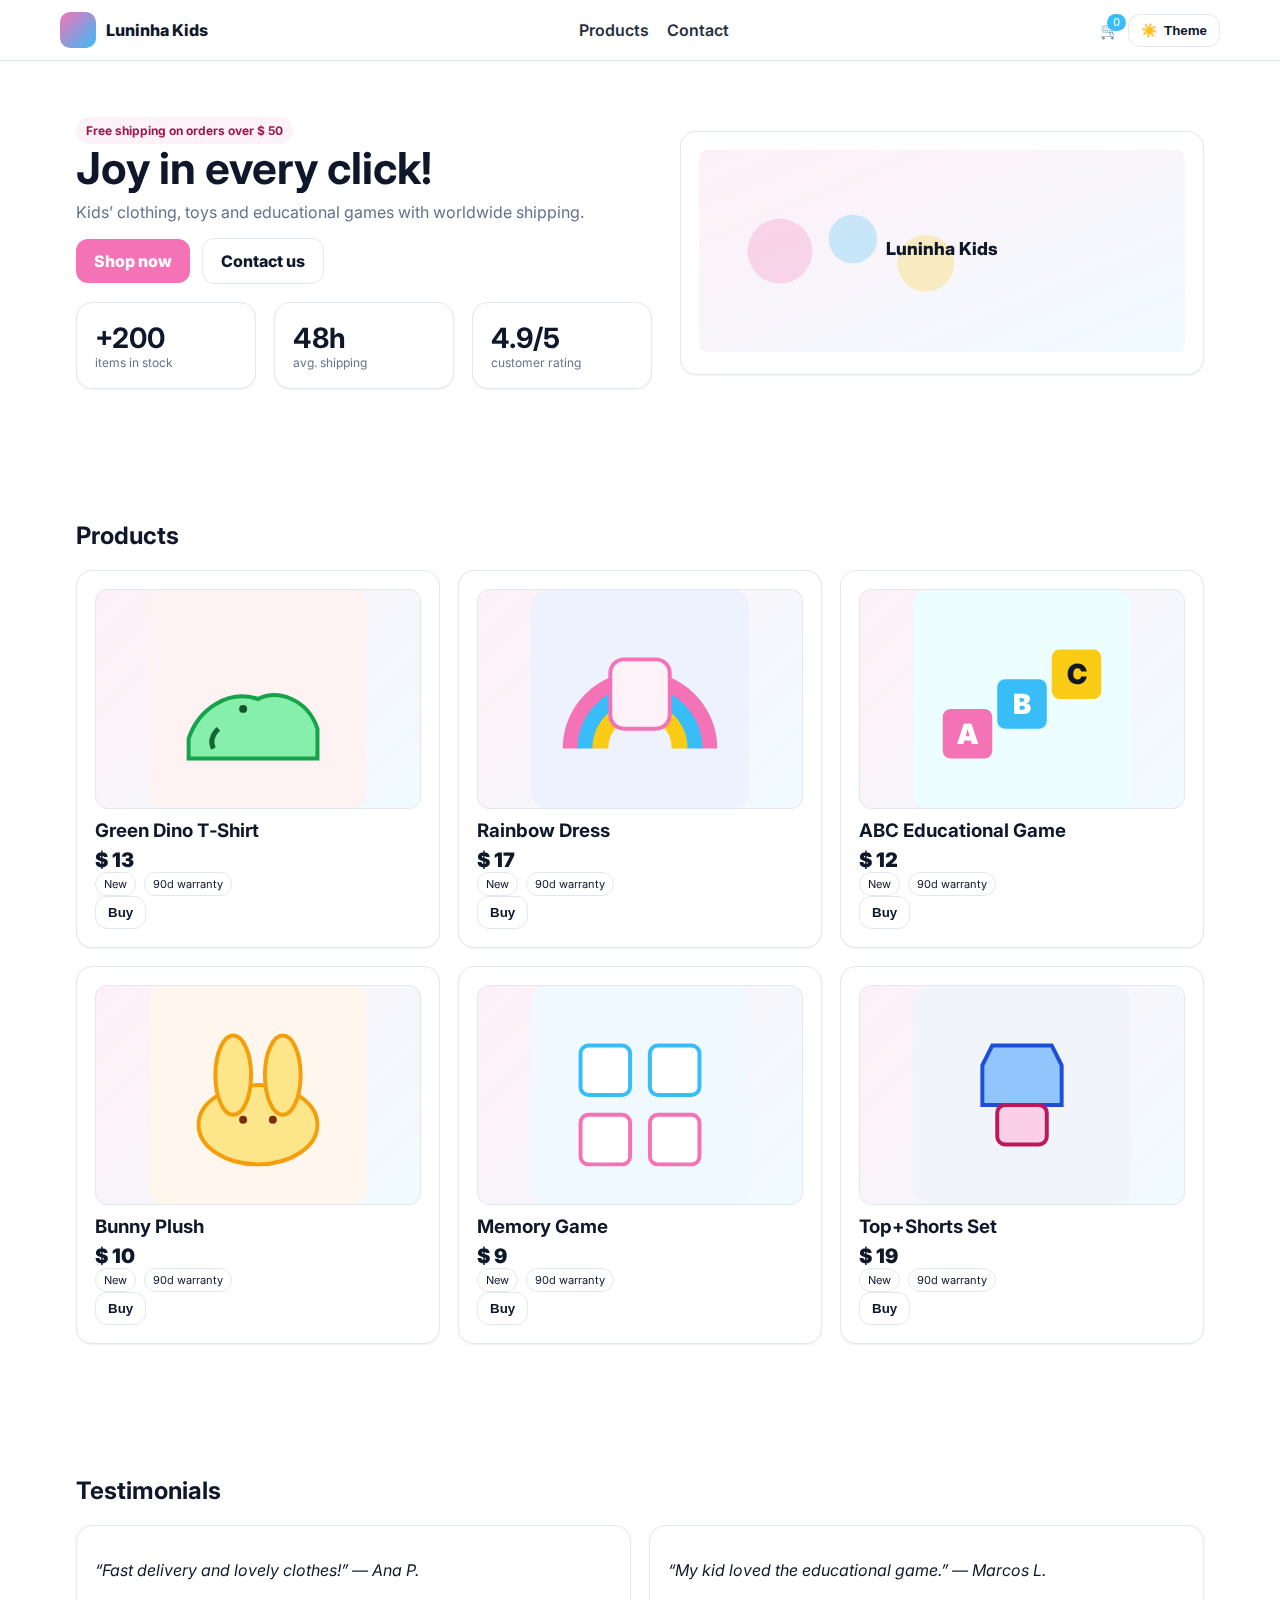
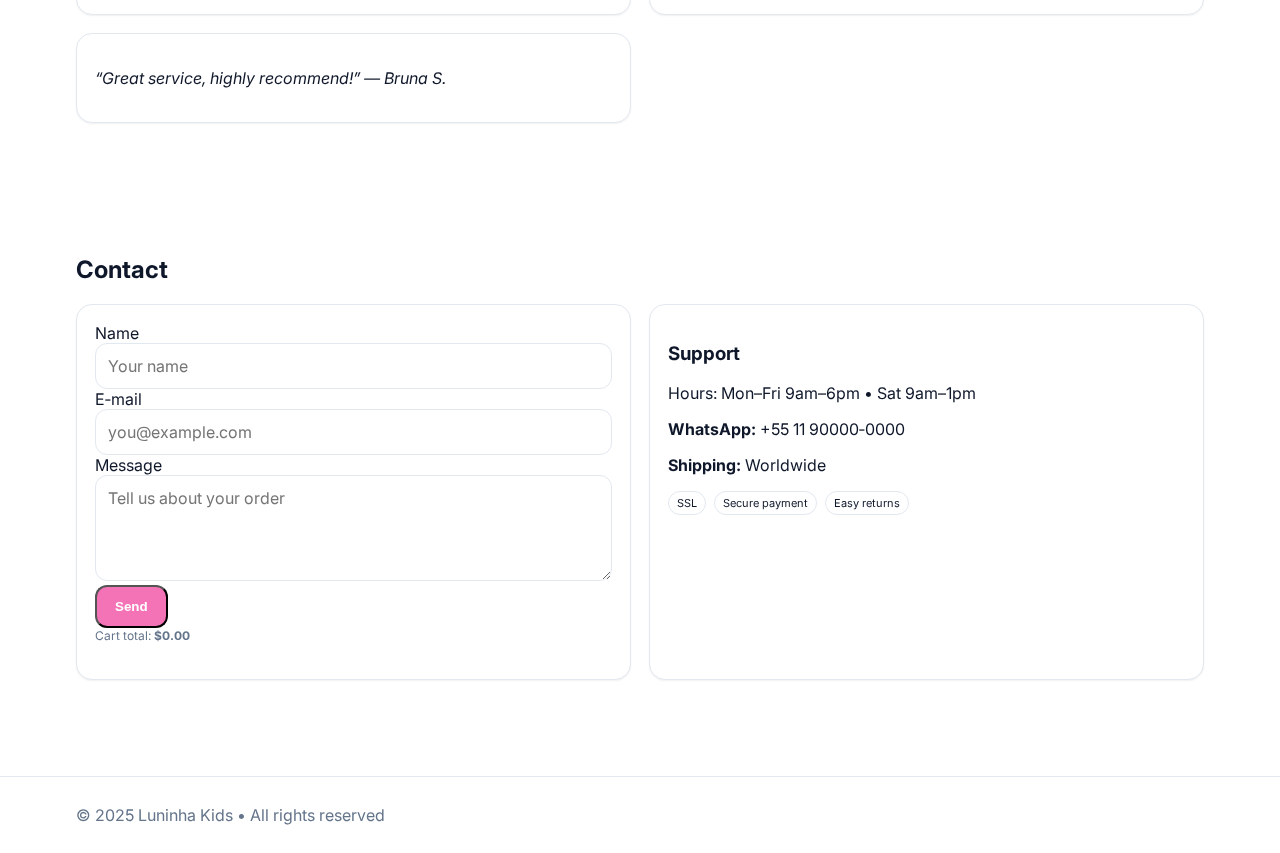
<file: loja en/index.html>
<!doctype html>
<html lang="en">
<head>
  <meta charset="utf-8"><meta name="viewport" content="width=device-width, initial-scale=1">
  <title>Luninha Kids — Joy in every click!</title>
  <meta name="description" content="Kids’ clothing, toys and educational games with worldwide shipping.">
  <link rel="icon" href="data:image/svg+xml,%3Csvg xmlns='http://www.w3.org/2000/svg' width='32' height='32'%3E%3Cdefs%3E%3ClinearGradient id='g' x1='0' y1='0' x2='1' y2='1'%3E%3Cstop offset='0%25' stop-color='%23f472b6'/%3E%3Cstop offset='100%25' stop-color='%2338bdf8'/%3E%3C/linearGradient%3E%3C/defs%3E%3Crect width='32' height='32' rx='6' fill='url(%23g)'/%3E%3C/svg%3E" type="image/svg+xml">
  <link rel="preconnect" href="https://fonts.googleapis.com"><link rel="preconnect" href="https://fonts.gstatic.com" crossorigin>
  <link href="https://fonts.googleapis.com/css2?family=Inter:wght@300;400;600;700;800&display=swap" rel="stylesheet">
  <link rel="stylesheet" href="assets/css/style.css">
  <link rel="alternate" hreflang="pt-BR" href="https://seu-dominio.com/pt/loja-infantil/">
  <link rel="alternate" hreflang="en" href="https://your-domain.com/en/kids-store/">
  <script>window.CURRENCY="USD";</script>
</head>
<body>
<header>
  <div class="container nav">
    <div class="brand">
      <span class="brand-icon" aria-hidden="true"></span>
      <span class="brand-name">Luninha Kids</span>
    </div>
    <nav class="menu">
      <a href="#produtos">Products</a>
      <a href="#contato">Contact</a>
    </nav>
    <div class="controls">
      <div class="cart" aria-label="cart"><span>🛒</span><span class="cart-count">0</span></div>
      <button id="themeToggle" class="btn" aria-label="Theme"><span id="themeIcon">☀️</span> Theme</button>
    </div>
  </div>
</header>

<main class="container">
  <section class="hero">
    <div>
      <span class="badge">Free shipping on orders over $ 50</span>
      <h1>Joy in every click!</h1>
      <p>Kids’ clothing, toys and educational games with worldwide shipping.</p>
      <a class="button" href="#produtos">Shop now</a>
      <a class="button ghost" href="#contato" style="margin-left:8px">Contact us</a>
      <div class="kpis" style="margin-top:18px">
        <div class="card kpi"><strong>+200</strong><div class="small">items in stock</div></div>
        <div class="card kpi"><strong>48h</strong><div class="small">avg. shipping</div></div>
        <div class="card kpi"><strong>4.9/5</strong><div class="small">customer rating</div></div>
      </div>
    </div>
    <div class="hero-img card">
      <svg viewBox="0 0 1200 500" xmlns="http://www.w3.org/2000/svg" role="img" aria-label="Kids banner">
        <defs>
          <linearGradient id="bg" x1="0" y1="0" x2="1" y2="1"><stop offset="0%" stop-color="#fff0f7"/><stop offset="100%" stop-color="#f0fbff"/></linearGradient>
        </defs>
        <rect width="1200" height="500" rx="20" fill="url(#bg)"/>
        <circle cx="200" cy="250" r="80" fill="#f472b6" opacity="0.25"/>
        <circle cx="380" cy="220" r="60" fill="#38bdf8" opacity="0.25"/>
        <circle cx="560" cy="280" r="70" fill="#facc15" opacity="0.25"/>
        <text x="50%" y="52%" text-anchor="middle" font-family="Inter,Arial" font-size="44" font-weight="800" fill="#0f172a">Luninha Kids</text>
      </svg>
    </div>
  </section>

  <section id="produtos" class="section">
    <h2>Products</h2>
    <div class="grid-3" style="margin-top:12px">
      
        <div class="card product">
          <div class="thumb" role="img" aria-label="Green Dino T‑Shirt">
            <svg viewBox="0 0 220 220" xmlns="http://www.w3.org/2000/svg">
  <rect width="220" height="220" rx="16" fill="#fef2f2"/>
  <path d="M40 150 C50 120, 80 100, 110 110 C130 100, 160 110, 170 140 L170 170 L40 170 Z" fill="#86efac" stroke="#16a34a" stroke-width="4"/>
  <circle cx="95" cy="120" r="4" fill="#14532d"/>
  <path d="M70 140 q-10 10 -5 20" stroke="#166534" stroke-width="5" fill="none"/>
</svg>
          </div>
          <h3>Green Dino T‑Shirt</h3>
          <div class="price">$ 13</div>
          <div class="badges"><span class="b">New</span><span class="b">90d warranty</span></div>
          <button class="btn" data-buy data-title="Green Dino T‑Shirt" data-price="13" data-display="$ 13">Buy</button>
        </div>
        
        <div class="card product">
          <div class="thumb" role="img" aria-label="Rainbow Dress">
            <svg viewBox="0 0 220 220" xmlns="http://www.w3.org/2000/svg">
  <rect width="220" height="220" rx="16" fill="#eef2ff"/>
  <path d="M40 160 A70 70 0 0 1 180 160" stroke="#f472b6" stroke-width="16" fill="none"/>
  <path d="M55 160 A55 55 0 0 1 165 160" stroke="#38bdf8" stroke-width="16" fill="none"/>
  <path d="M70 160 A40 40 0 0 1 150 160" stroke="#facc15" stroke-width="16" fill="none"/>
  <rect x="80" y="70" width="60" height="70" rx="14" fill="#fdf2f8" stroke="#f472b6" stroke-width="4"/>
</svg>
          </div>
          <h3>Rainbow Dress</h3>
          <div class="price">$ 17</div>
          <div class="badges"><span class="b">New</span><span class="b">90d warranty</span></div>
          <button class="btn" data-buy data-title="Rainbow Dress" data-price="17" data-display="$ 17">Buy</button>
        </div>
        
        <div class="card product">
          <div class="thumb" role="img" aria-label="ABC Educational Game">
            <svg viewBox="0 0 220 220" xmlns="http://www.w3.org/2000/svg">
  <rect width="220" height="220" rx="16" fill="#ecfeff"/>
  <rect x="30" y="120" width="50" height="50" rx="8" fill="#f472b6"/><text x="55" y="155" text-anchor="middle" font-size="28" fill="#fff" font-weight="900">A</text>
  <rect x="85" y="90" width="50" height="50" rx="8" fill="#38bdf8"/><text x="110" y="125" text-anchor="middle" font-size="28" fill="#fff" font-weight="900">B</text>
  <rect x="140" y="60" width="50" height="50" rx="8" fill="#facc15"/><text x="165" y="95" text-anchor="middle" font-size="28" fill="#111827" font-weight="900">C</text>
</svg>
          </div>
          <h3>ABC Educational Game</h3>
          <div class="price">$ 12</div>
          <div class="badges"><span class="b">New</span><span class="b">90d warranty</span></div>
          <button class="btn" data-buy data-title="ABC Educational Game" data-price="12" data-display="$ 12">Buy</button>
        </div>
        
        <div class="card product">
          <div class="thumb" role="img" aria-label="Bunny Plush">
            <svg viewBox="0 0 220 220" xmlns="http://www.w3.org/2000/svg">
  <rect width="220" height="220" rx="16" fill="#fff7ed"/>
  <ellipse cx="110" cy="140" rx="60" ry="40" fill="#fde68a" stroke="#f59e0b" stroke-width="4"/>
  <ellipse cx="85" cy="90" rx="18" ry="40" fill="#fde68a" stroke="#f59e0b" stroke-width="4"/>
  <ellipse cx="135" cy="90" rx="18" ry="40" fill="#fde68a" stroke="#f59e0b" stroke-width="4"/>
  <circle cx="95" cy="135" r="4" fill="#7c2d12"/><circle cx="125" cy="135" r="4" fill="#7c2d12"/>
</svg>
          </div>
          <h3>Bunny Plush</h3>
          <div class="price">$ 10</div>
          <div class="badges"><span class="b">New</span><span class="b">90d warranty</span></div>
          <button class="btn" data-buy data-title="Bunny Plush" data-price="10" data-display="$ 10">Buy</button>
        </div>
        
        <div class="card product">
          <div class="thumb" role="img" aria-label="Memory Game">
            <svg viewBox="0 0 220 220" xmlns="http://www.w3.org/2000/svg">
  <rect width="220" height="220" rx="16" fill="#f0f9ff"/>
  <rect x="50" y="60" width="50" height="50" rx="8" fill="#fff" stroke="#38bdf8" stroke-width="4"/>
  <rect x="120" y="60" width="50" height="50" rx="8" fill="#fff" stroke="#38bdf8" stroke-width="4"/>
  <rect x="50" y="130" width="50" height="50" rx="8" fill="#fff" stroke="#f472b6" stroke-width="4"/>
  <rect x="120" y="130" width="50" height="50" rx="8" fill="#fff" stroke="#f472b6" stroke-width="4"/>
</svg>
          </div>
          <h3>Memory Game</h3>
          <div class="price">$ 9</div>
          <div class="badges"><span class="b">New</span><span class="b">90d warranty</span></div>
          <button class="btn" data-buy data-title="Memory Game" data-price="9" data-display="$ 9">Buy</button>
        </div>
        
        <div class="card product">
          <div class="thumb" role="img" aria-label="Top+Shorts Set">
            <svg viewBox="0 0 220 220" xmlns="http://www.w3.org/2000/svg">
  <rect width="220" height="220" rx="16" fill="#f1f5f9"/>
  <path d="M80 60 h60 l10 20 v40 h-80 v-40 z" fill="#93c5fd" stroke="#1d4ed8" stroke-width="4"/>
  <rect x="85" y="120" width="50" height="40" rx="8" fill="#fbcfe8" stroke="#be185d" stroke-width="4"/>
</svg>
          </div>
          <h3>Top+Shorts Set</h3>
          <div class="price">$ 19</div>
          <div class="badges"><span class="b">New</span><span class="b">90d warranty</span></div>
          <button class="btn" data-buy data-title="Top+Shorts Set" data-price="19" data-display="$ 19">Buy</button>
        </div>
        
    </div>
  </section>

  <section class="section">
    <h2>Testimonials</h2>
    <div class="grid-2" style="margin-top:12px">
      <div class="card"><p style="font-style:italic">“Fast delivery and lovely clothes!” — Ana P.</p></div><div class="card"><p style="font-style:italic">“My kid loved the educational game.” — Marcos L.</p></div><div class="card"><p style="font-style:italic">“Great service, highly recommend!” — Bruna S.</p></div>
    </div>
  </section>

  <section id="contato" class="section">
    <h2>Contact</h2>
    <div class="grid-2" style="margin-top:12px">
      <div class="card">
        <form class="form" novalidate>
          <label>Name <input name="name" placeholder="Your name"></label>
          <label>E‑mail <input name="email" placeholder="you@example.com"></label>
          <label>Message <textarea name="message" rows="4" placeholder="Tell us about your order"></textarea></label>
          <button class="button" type="submit">Send</button>
          <div class="small" id="cartSummary">Cart total: <strong id="cartTotal">$ 0</strong></div>
          <ul id="cartList" class="small" style="margin-top:6px;display:grid;gap:6px"></ul>
        </form>
      </div>
      <div class="card">
        <h3>Support</h3>
        <p>Hours: Mon–Fri 9am–6pm • Sat 9am–1pm</p>
        <p><strong>WhatsApp:</strong> +55 11 90000‑0000</p>
        <p><strong>Shipping:</strong> Worldwide</p>
        <div class="badges" style="margin-top:8px">
          <span class="b">SSL</span><span class="b">Secure payment</span><span class="b">Easy returns</span>
        </div>
      </div>
    </div>
  </section>
</main>

<footer><div class="container">© 2025 Luninha Kids • All rights reserved</div></footer>
<link rel="stylesheet" href="assets/css/style.css">

<script>
document.addEventListener('DOMContentLoaded',()=>{
  const root=document.documentElement;
  const saved=localStorage.getItem('theme');
  if(saved==='light'||saved==='dark'){ root.setAttribute('data-theme', saved); }
  const btn=document.getElementById('themeToggle');
  const ico=document.getElementById('themeIcon');
  function setIcon(){ if(ico){ ico.textContent = (root.getAttribute('data-theme')==='dark' ? '🌙' : '☀️'); } }
  setIcon();
  if(btn){ btn.addEventListener('click',()=>{ const cur=root.getAttribute('data-theme')|| (matchMedia('(prefers-color-scheme: dark)').matches ? 'dark' : 'light'); const next= (cur==='dark') ? 'light' : 'dark'; root.setAttribute('data-theme', next); localStorage.setItem('theme', next); setIcon(); }); }

  const CART_KEY='luninha_cart';
  const countEl=document.querySelector('.cart-count'); const totalEl=document.getElementById('cartTotal'); const list=document.getElementById('cartList');
  function getCart(){ try{ return JSON.parse(localStorage.getItem(CART_KEY)||'[]'); }catch(e){ return []; } }
  function setCart(items){ localStorage.setItem(CART_KEY, JSON.stringify(items)); render(); }
  function addItem(item){ const items=getCart(); items.push(item); setCart(items); }
  function removeIndex(i){ const items=getCart(); items.splice(i,1); setCart(items); }
  function render(){ const items=getCart(); if(countEl){ countEl.textContent=String(items.length); } if(list){ list.innerHTML=''; let total=0; items.forEach((it,i)=>{ total+=it.price; const li=document.createElement('li'); li.innerHTML=`<span>${it.title}</span> <strong>${it.display}</strong> <button class="btn" data-rm="${i}">×</button>`; list.appendChild(li); }); if(totalEl){ totalEl.textContent = items.length ? currencyFormat(total) : currencyFormat(0); } list.querySelectorAll('button[data-rm]').forEach(b=> b.addEventListener('click', e=> removeIndex(Number(b.getAttribute('data-rm'))))); } }
  function currencyFormat(n){ if(window.CURRENCY==='BRL'){ return new Intl.NumberFormat('pt-BR',{style:'currency',currency:'BRL'}).format(n); } else { return new Intl.NumberFormat('en-US',{style:'currency',currency:'USD'}).format(n); } }
  document.querySelectorAll('[data-buy]').forEach(btn=>{ btn.addEventListener('click',()=>{ const t=btn.getAttribute('data-title'); const p=Number(btn.getAttribute('data-price')); const d=btn.getAttribute('data-display'); addItem({title:t,price:p,display:d}); }); });
  render();
});
</script>

</body>
</html>
</file>
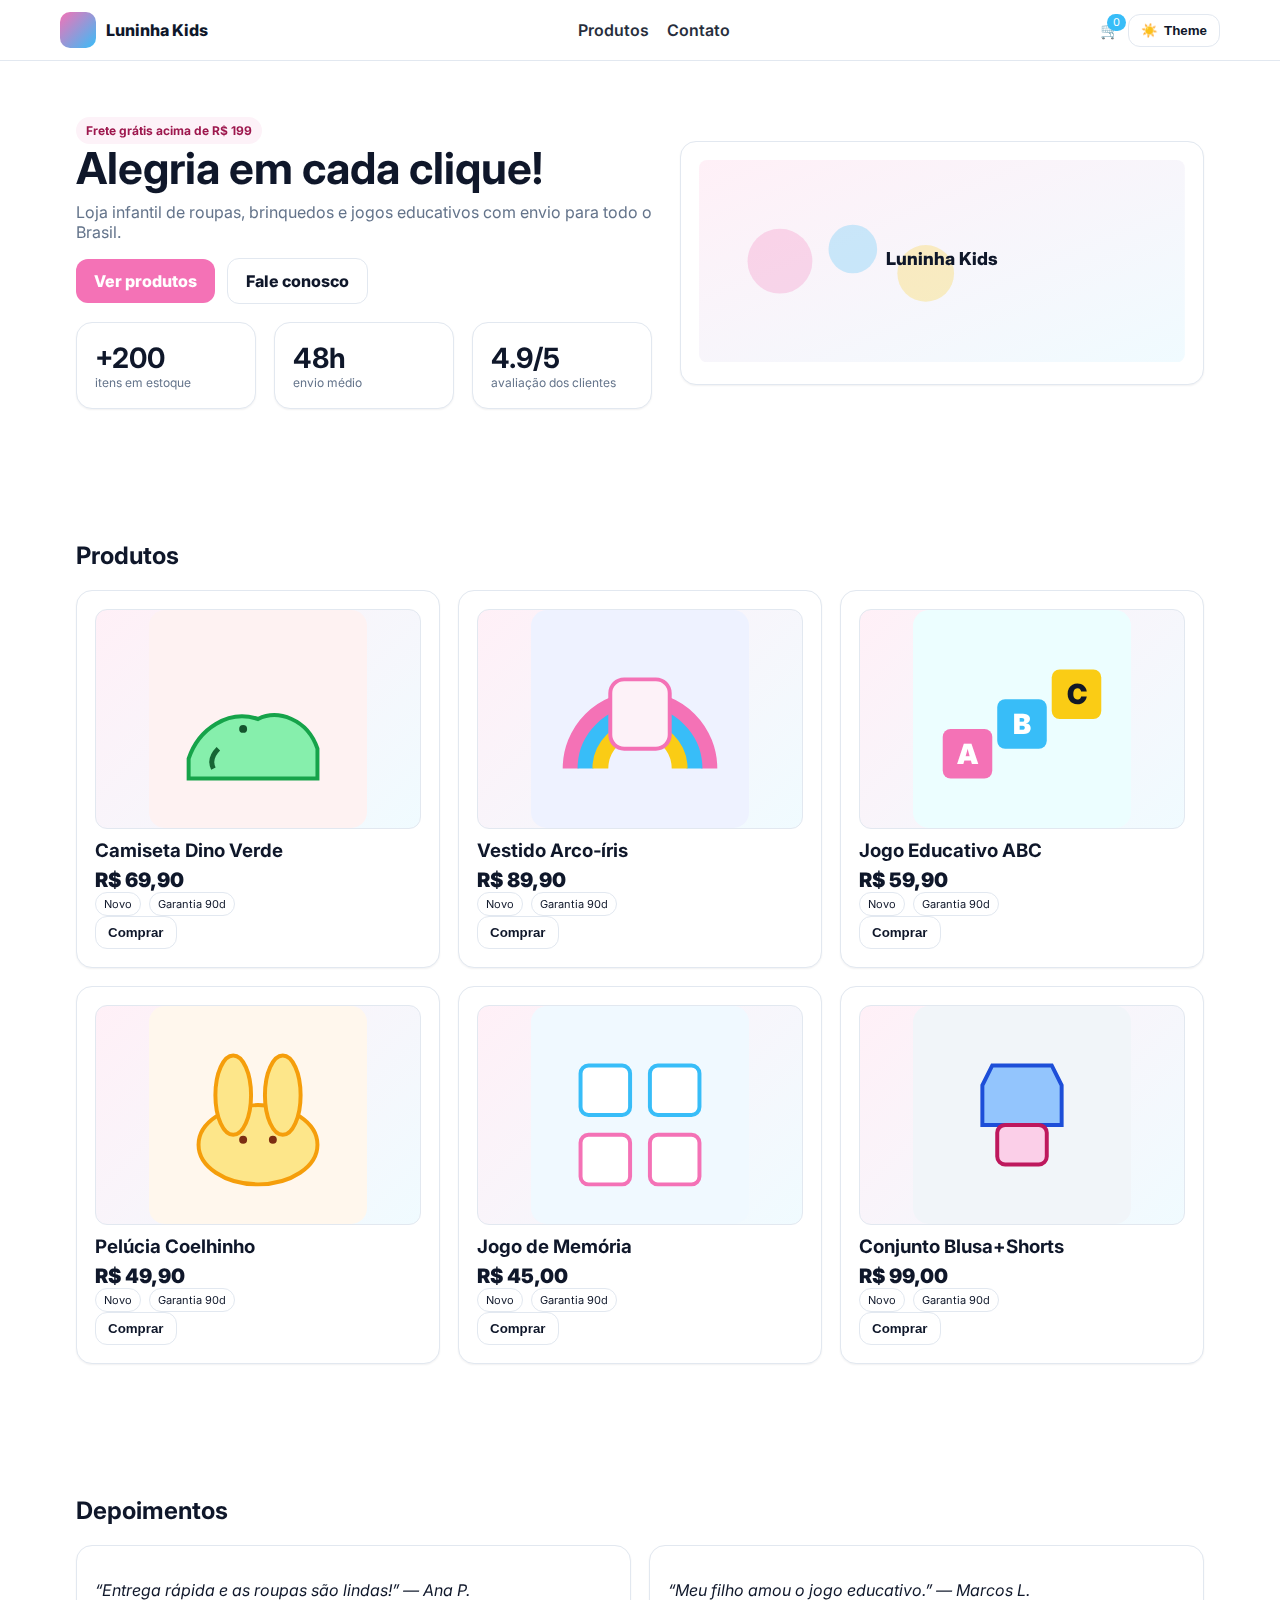
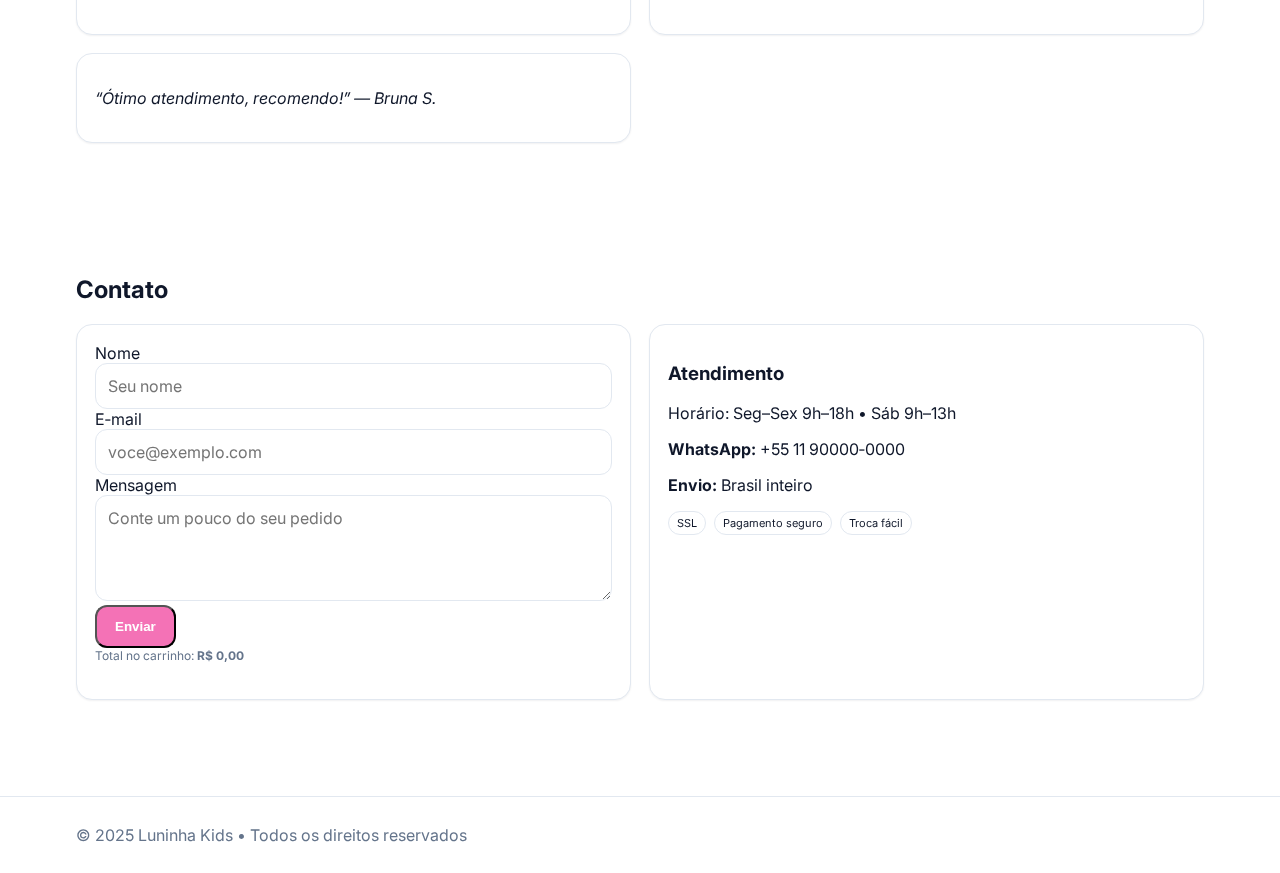
<file: loja pt/index.html>
<!doctype html>
<html lang="pt-BR">
<head>
  <meta charset="utf-8"><meta name="viewport" content="width=device-width, initial-scale=1">
  <title>Luninha Kids — Alegria em cada clique!</title>
  <meta name="description" content="Loja infantil de roupas, brinquedos e jogos educativos com envio para todo o Brasil.">
  <link rel="icon" href="data:image/svg+xml,%3Csvg xmlns='http://www.w3.org/2000/svg' width='32' height='32'%3E%3Cdefs%3E%3ClinearGradient id='g' x1='0' y1='0' x2='1' y2='1'%3E%3Cstop offset='0%25' stop-color='%23f472b6'/%3E%3Cstop offset='100%25' stop-color='%2338bdf8'/%3E%3C/linearGradient%3E%3C/defs%3E%3Crect width='32' height='32' rx='6' fill='url(%23g)'/%3E%3C/svg%3E" type="image/svg+xml">
  <link rel="preconnect" href="https://fonts.googleapis.com"><link rel="preconnect" href="https://fonts.gstatic.com" crossorigin>
  <link href="https://fonts.googleapis.com/css2?family=Inter:wght@300;400;600;700;800&display=swap" rel="stylesheet">
  <link rel="stylesheet" href="assets/css/style.css">
  <link rel="alternate" hreflang="pt-BR" href="https://seu-dominio.com/pt/loja-infantil/">
  <link rel="alternate" hreflang="en" href="https://your-domain.com/en/kids-store/">
  <script>window.CURRENCY="BRL";</script>
</head>
<body>
<header>
  <div class="container nav">
    <div class="brand">
      <span class="brand-icon" aria-hidden="true"></span>
      <span class="brand-name">Luninha Kids</span>
    </div>
    <nav class="menu">
      <a href="#produtos">Produtos</a>
      <a href="#contato">Contato</a>
    </nav>
    <div class="controls">
      <div class="cart" aria-label="cart"><span>🛒</span><span class="cart-count">0</span></div>
      <button id="themeToggle" class="btn" aria-label="Theme"><span id="themeIcon">☀️</span> Theme</button>
    </div>
  </div>
</header>

<main class="container">
  <section class="hero">
    <div>
      <span class="badge">Frete grátis acima de R$ 199</span>
      <h1>Alegria em cada clique!</h1>
      <p>Loja infantil de roupas, brinquedos e jogos educativos com envio para todo o Brasil.</p>
      <a class="button" href="#produtos">Ver produtos</a>
      <a class="button ghost" href="#contato" style="margin-left:8px">Fale conosco</a>
      <div class="kpis" style="margin-top:18px">
        <div class="card kpi"><strong>+200</strong><div class="small">itens em estoque</div></div>
        <div class="card kpi"><strong>48h</strong><div class="small">envio médio</div></div>
        <div class="card kpi"><strong>4.9/5</strong><div class="small">avaliação dos clientes</div></div>
      </div>
    </div>
    <div class="hero-img card">
      <svg viewBox="0 0 1200 500" xmlns="http://www.w3.org/2000/svg" role="img" aria-label="Kids banner">
        <defs>
          <linearGradient id="bg" x1="0" y1="0" x2="1" y2="1"><stop offset="0%" stop-color="#fff0f7"/><stop offset="100%" stop-color="#f0fbff"/></linearGradient>
        </defs>
        <rect width="1200" height="500" rx="20" fill="url(#bg)"/>
        <circle cx="200" cy="250" r="80" fill="#f472b6" opacity="0.25"/>
        <circle cx="380" cy="220" r="60" fill="#38bdf8" opacity="0.25"/>
        <circle cx="560" cy="280" r="70" fill="#facc15" opacity="0.25"/>
        <text x="50%" y="52%" text-anchor="middle" font-family="Inter,Arial" font-size="44" font-weight="800" fill="#0f172a">Luninha Kids</text>
      </svg>
    </div>
  </section>

  <section id="produtos" class="section">
    <h2>Produtos</h2>
    <div class="grid-3" style="margin-top:12px">
      
        <div class="card product">
          <div class="thumb" role="img" aria-label="Camiseta Dino Verde">
            <svg viewBox="0 0 220 220" xmlns="http://www.w3.org/2000/svg">
  <rect width="220" height="220" rx="16" fill="#fef2f2"/>
  <path d="M40 150 C50 120, 80 100, 110 110 C130 100, 160 110, 170 140 L170 170 L40 170 Z" fill="#86efac" stroke="#16a34a" stroke-width="4"/>
  <circle cx="95" cy="120" r="4" fill="#14532d"/>
  <path d="M70 140 q-10 10 -5 20" stroke="#166534" stroke-width="5" fill="none"/>
</svg>
          </div>
          <h3>Camiseta Dino Verde</h3>
          <div class="price">R$ 69,90</div>
          <div class="badges"><span class="b">Novo</span><span class="b">Garantia 90d</span></div>
          <button class="btn" data-buy data-title="Camiseta Dino Verde" data-price="69.9" data-display="R$ 69,90">Comprar</button>
        </div>
        
        <div class="card product">
          <div class="thumb" role="img" aria-label="Vestido Arco‑íris">
            <svg viewBox="0 0 220 220" xmlns="http://www.w3.org/2000/svg">
  <rect width="220" height="220" rx="16" fill="#eef2ff"/>
  <path d="M40 160 A70 70 0 0 1 180 160" stroke="#f472b6" stroke-width="16" fill="none"/>
  <path d="M55 160 A55 55 0 0 1 165 160" stroke="#38bdf8" stroke-width="16" fill="none"/>
  <path d="M70 160 A40 40 0 0 1 150 160" stroke="#facc15" stroke-width="16" fill="none"/>
  <rect x="80" y="70" width="60" height="70" rx="14" fill="#fdf2f8" stroke="#f472b6" stroke-width="4"/>
</svg>
          </div>
          <h3>Vestido Arco‑íris</h3>
          <div class="price">R$ 89,90</div>
          <div class="badges"><span class="b">Novo</span><span class="b">Garantia 90d</span></div>
          <button class="btn" data-buy data-title="Vestido Arco‑íris" data-price="89.9" data-display="R$ 89,90">Comprar</button>
        </div>
        
        <div class="card product">
          <div class="thumb" role="img" aria-label="Jogo Educativo ABC">
            <svg viewBox="0 0 220 220" xmlns="http://www.w3.org/2000/svg">
  <rect width="220" height="220" rx="16" fill="#ecfeff"/>
  <rect x="30" y="120" width="50" height="50" rx="8" fill="#f472b6"/><text x="55" y="155" text-anchor="middle" font-size="28" fill="#fff" font-weight="900">A</text>
  <rect x="85" y="90" width="50" height="50" rx="8" fill="#38bdf8"/><text x="110" y="125" text-anchor="middle" font-size="28" fill="#fff" font-weight="900">B</text>
  <rect x="140" y="60" width="50" height="50" rx="8" fill="#facc15"/><text x="165" y="95" text-anchor="middle" font-size="28" fill="#111827" font-weight="900">C</text>
</svg>
          </div>
          <h3>Jogo Educativo ABC</h3>
          <div class="price">R$ 59,90</div>
          <div class="badges"><span class="b">Novo</span><span class="b">Garantia 90d</span></div>
          <button class="btn" data-buy data-title="Jogo Educativo ABC" data-price="59.9" data-display="R$ 59,90">Comprar</button>
        </div>
        
        <div class="card product">
          <div class="thumb" role="img" aria-label="Pelúcia Coelhinho">
            <svg viewBox="0 0 220 220" xmlns="http://www.w3.org/2000/svg">
  <rect width="220" height="220" rx="16" fill="#fff7ed"/>
  <ellipse cx="110" cy="140" rx="60" ry="40" fill="#fde68a" stroke="#f59e0b" stroke-width="4"/>
  <ellipse cx="85" cy="90" rx="18" ry="40" fill="#fde68a" stroke="#f59e0b" stroke-width="4"/>
  <ellipse cx="135" cy="90" rx="18" ry="40" fill="#fde68a" stroke="#f59e0b" stroke-width="4"/>
  <circle cx="95" cy="135" r="4" fill="#7c2d12"/><circle cx="125" cy="135" r="4" fill="#7c2d12"/>
</svg>
          </div>
          <h3>Pelúcia Coelhinho</h3>
          <div class="price">R$ 49,90</div>
          <div class="badges"><span class="b">Novo</span><span class="b">Garantia 90d</span></div>
          <button class="btn" data-buy data-title="Pelúcia Coelhinho" data-price="49.9" data-display="R$ 49,90">Comprar</button>
        </div>
        
        <div class="card product">
          <div class="thumb" role="img" aria-label="Jogo de Memória">
            <svg viewBox="0 0 220 220" xmlns="http://www.w3.org/2000/svg">
  <rect width="220" height="220" rx="16" fill="#f0f9ff"/>
  <rect x="50" y="60" width="50" height="50" rx="8" fill="#fff" stroke="#38bdf8" stroke-width="4"/>
  <rect x="120" y="60" width="50" height="50" rx="8" fill="#fff" stroke="#38bdf8" stroke-width="4"/>
  <rect x="50" y="130" width="50" height="50" rx="8" fill="#fff" stroke="#f472b6" stroke-width="4"/>
  <rect x="120" y="130" width="50" height="50" rx="8" fill="#fff" stroke="#f472b6" stroke-width="4"/>
</svg>
          </div>
          <h3>Jogo de Memória</h3>
          <div class="price">R$ 45,00</div>
          <div class="badges"><span class="b">Novo</span><span class="b">Garantia 90d</span></div>
          <button class="btn" data-buy data-title="Jogo de Memória" data-price="45.0" data-display="R$ 45,00">Comprar</button>
        </div>
        
        <div class="card product">
          <div class="thumb" role="img" aria-label="Conjunto Blusa+Shorts">
            <svg viewBox="0 0 220 220" xmlns="http://www.w3.org/2000/svg">
  <rect width="220" height="220" rx="16" fill="#f1f5f9"/>
  <path d="M80 60 h60 l10 20 v40 h-80 v-40 z" fill="#93c5fd" stroke="#1d4ed8" stroke-width="4"/>
  <rect x="85" y="120" width="50" height="40" rx="8" fill="#fbcfe8" stroke="#be185d" stroke-width="4"/>
</svg>
          </div>
          <h3>Conjunto Blusa+Shorts</h3>
          <div class="price">R$ 99,00</div>
          <div class="badges"><span class="b">Novo</span><span class="b">Garantia 90d</span></div>
          <button class="btn" data-buy data-title="Conjunto Blusa+Shorts" data-price="99.0" data-display="R$ 99,00">Comprar</button>
        </div>
        
    </div>
  </section>

  <section class="section">
    <h2>Depoimentos</h2>
    <div class="grid-2" style="margin-top:12px">
      <div class="card"><p style="font-style:italic">“Entrega rápida e as roupas são lindas!” — Ana P.</p></div><div class="card"><p style="font-style:italic">“Meu filho amou o jogo educativo.” — Marcos L.</p></div><div class="card"><p style="font-style:italic">“Ótimo atendimento, recomendo!” — Bruna S.</p></div>
    </div>
  </section>

  <section id="contato" class="section">
    <h2>Contato</h2>
    <div class="grid-2" style="margin-top:12px">
      <div class="card">
        <form class="form" novalidate>
          <label>Nome <input name="name" placeholder="Seu nome"></label>
          <label>E‑mail <input name="email" placeholder="voce@exemplo.com"></label>
          <label>Mensagem <textarea name="message" rows="4" placeholder="Conte um pouco do seu pedido"></textarea></label>
          <button class="button" type="submit">Enviar</button>
          <div class="small" id="cartSummary">Total no carrinho: <strong id="cartTotal">R$ 0,00</strong></div>
          <ul id="cartList" class="small" style="margin-top:6px;display:grid;gap:6px"></ul>
        </form>
      </div>
      <div class="card">
        <h3>Atendimento</h3>
        <p>Horário: Seg–Sex 9h–18h • Sáb 9h–13h</p>
        <p><strong>WhatsApp:</strong> +55 11 90000‑0000</p>
        <p><strong>Envio:</strong> Brasil inteiro</p>
        <div class="badges" style="margin-top:8px">
          <span class="b">SSL</span><span class="b">Pagamento seguro</span><span class="b">Troca fácil</span>
        </div>
      </div>
    </div>
  </section>
</main>

<footer><div class="container">© 2025 Luninha Kids • Todos os direitos reservados</div></footer>
<link rel="stylesheet" href="assets/css/style.css">

<script>
document.addEventListener('DOMContentLoaded',()=>{
  const root=document.documentElement;
  const saved=localStorage.getItem('theme');
  if(saved==='light'||saved==='dark'){ root.setAttribute('data-theme', saved); }
  const btn=document.getElementById('themeToggle');
  const ico=document.getElementById('themeIcon');
  function setIcon(){ if(ico){ ico.textContent = (root.getAttribute('data-theme')==='dark' ? '🌙' : '☀️'); } }
  setIcon();
  if(btn){ btn.addEventListener('click',()=>{ const cur=root.getAttribute('data-theme')|| (matchMedia('(prefers-color-scheme: dark)').matches ? 'dark' : 'light'); const next= (cur==='dark') ? 'light' : 'dark'; root.setAttribute('data-theme', next); localStorage.setItem('theme', next); setIcon(); }); }

  const CART_KEY='luninha_cart';
  const countEl=document.querySelector('.cart-count'); const totalEl=document.getElementById('cartTotal'); const list=document.getElementById('cartList');
  function getCart(){ try{ return JSON.parse(localStorage.getItem(CART_KEY)||'[]'); }catch(e){ return []; } }
  function setCart(items){ localStorage.setItem(CART_KEY, JSON.stringify(items)); render(); }
  function addItem(item){ const items=getCart(); items.push(item); setCart(items); }
  function removeIndex(i){ const items=getCart(); items.splice(i,1); setCart(items); }
  function render(){ const items=getCart(); if(countEl){ countEl.textContent=String(items.length); } if(list){ list.innerHTML=''; let total=0; items.forEach((it,i)=>{ total+=it.price; const li=document.createElement('li'); li.innerHTML=`<span>${it.title}</span> <strong>${it.display}</strong> <button class="btn" data-rm="${i}">×</button>`; list.appendChild(li); }); if(totalEl){ totalEl.textContent = items.length ? currencyFormat(total) : currencyFormat(0); } list.querySelectorAll('button[data-rm]').forEach(b=> b.addEventListener('click', e=> removeIndex(Number(b.getAttribute('data-rm'))))); } }
  function currencyFormat(n){ if(window.CURRENCY==='BRL'){ return new Intl.NumberFormat('pt-BR',{style:'currency',currency:'BRL'}).format(n); } else { return new Intl.NumberFormat('en-US',{style:'currency',currency:'USD'}).format(n); } }
  document.querySelectorAll('[data-buy]').forEach(btn=>{ btn.addEventListener('click',()=>{ const t=btn.getAttribute('data-title'); const p=Number(btn.getAttribute('data-price')); const d=btn.getAttribute('data-display'); addItem({title:t,price:p,display:d}); }); });
  render();
});
</script>

</body>
</html>
</file>
<file: loja en/assets/css/style.css>
:root{--brand:#f472b6;--accent:#38bdf8;--bg:#ffffff;--text:#0f172a;--muted:#64748b;--line:#e2e8f0;--card:#ffffff}
@media (prefers-color-scheme: dark){:root{--bg:#0b1220;--text:#e2e8f0;--card:#0f172a;--line:#1f2937}}
html[data-theme="light"]{--bg:#ffffff;--text:#0f172a;--card:#ffffff;--line:#e2e8f0}
html[data-theme="dark"]{--bg:#0b1220;--text:#e2e8f0;--card:#0f172a;--line:#1f2937}
*{box-sizing:border-box}
html,body{margin:0;padding:0;font-family:Inter,system-ui,Arial,sans-serif;background:var(--bg);color:var(--text)}
.container{max-width:1160px;margin:0 auto;padding:0 16px}
header{position:sticky;top:0;background:var(--bg);border-bottom:1px solid var(--line);z-index:40;backdrop-filter:saturate(180%) blur(6px)}
.nav{display:flex;align-items:center;justify-content:space-between;padding:12px 0;gap:12px}
.menu{display:flex;gap:18px;flex-wrap:wrap}
.menu a{color:var(--text);text-decoration:none;font-weight:600;opacity:.9}
.menu a:hover{opacity:1;color:var(--brand)}
.controls{display:flex;gap:8px;align-items:center;flex-wrap:wrap}
.btn{display:inline-flex;align-items:center;gap:6px;border:1px solid var(--line);background:var(--card);color:var(--text);border-radius:12px;padding:8px 12px;cursor:pointer;font-weight:700}
.btn:hover{border-color:var(--brand)}
.brand{display:flex;align-items:center;gap:10px;flex-wrap:nowrap;min-width:0}
.brand-icon{width:36px;height:36px;border-radius:10px;background:linear-gradient(135deg,var(--brand),var(--accent));flex:0 0 36px}
.brand-name{font-weight:800;white-space:nowrap;text-overflow:ellipsis;overflow:hidden;max-width:60vw;color:var(--text)}
@media (max-width: 700px){.brand-name{max-width:48vw}}
.hero{display:grid;grid-template-columns:1.1fr 1fr;gap:28px;align-items:center;padding:56px 0}
.hero h1{font-size:44px;line-height:1.1;margin:0 0 10px}
.hero p{margin:0 0 16px;color:var(--muted)}
.hero-img{border-radius:16px;overflow:hidden}
.badge{display:inline-flex;gap:8px;align-items:center;background:#fdf2f8;color:#9d174d;border-radius:999px;padding:6px 10px;font-size:12px;font-weight:700}
@media (prefers-color-scheme: dark){ .badge{background:#831843;color:#fce7f3} }
.button{display:inline-block;background:var(--brand);color:#fff;text-decoration:none;padding:12px 18px;border-radius:12px;font-weight:800}
.button.ghost{background:transparent;color:var(--text);border:1px solid var(--line)}
.section{padding:56px 0}
.grid-3{display:grid;grid-template-columns:repeat(3,1fr);gap:18px}
.grid-2{display:grid;grid-template-columns:repeat(2,1fr);gap:18px}
.card{border:1px solid var(--line);border-radius:16px;padding:18px;background:var(--card);box-shadow:0 1px 2px rgba(15,23,42,.06)}
.product .thumb{border-radius:12px;overflow:hidden;border:1px solid var(--line);height:220px;display:flex;align-items:center;justify-content:center;background:linear-gradient(135deg,#fff0f7,#f0fbff)}
.product .thumb svg{width:100%;height:100%}
.product h3{margin:10px 0 6px}
.price{font-size:20px;font-weight:900}
.badges{display:flex;gap:8px;flex-wrap:wrap}
.badges .b{font-size:11px;padding:4px 8px;border-radius:999px;border:1px solid var(--line);background:var(--card);color:var(--text)}
.kpis{display:grid;grid-template-columns:repeat(3,1fr);gap:18px}
.kpi strong{font-size:28px}
.small{font-size:12px;color:var(--muted)}
input,textarea,select{width:100%;padding:12px;border:1px solid var(--line);border-radius:12px;font:inherit;background:var(--card);color:var(--text)}
input:focus,textarea:focus,select:focus{outline:2px solid var(--accent);border-color:transparent}
.cart{position:relative}
.cart-count{position:absolute;top:-6px;right:-6px;background:var(--accent);color:#fff;border-radius:999px;font-size:11px;line-height:1;padding:3px 6px}
footer{padding:28px 0;border-top:1px solid var(--line);margin-top:40px;color:var(--muted)}
@media (max-width: 900px){.hero{grid-template-columns:1fr}.grid-3{grid-template-columns:1fr 1fr}.grid-2{grid-template-columns:1fr} .kpis{grid-template-columns:1fr 1fr}}
@media (max-width: 600px){.menu{display:none}.grid-3{grid-template-columns:1fr} .kpis{grid-template-columns:1fr}}
</file>
<file: loja pt/assets/css/style.css>
:root{--brand:#f472b6;--accent:#38bdf8;--bg:#ffffff;--text:#0f172a;--muted:#64748b;--line:#e2e8f0;--card:#ffffff}
@media (prefers-color-scheme: dark){:root{--bg:#0b1220;--text:#e2e8f0;--card:#0f172a;--line:#1f2937}}
html[data-theme="light"]{--bg:#ffffff;--text:#0f172a;--card:#ffffff;--line:#e2e8f0}
html[data-theme="dark"]{--bg:#0b1220;--text:#e2e8f0;--card:#0f172a;--line:#1f2937}
*{box-sizing:border-box}
html,body{margin:0;padding:0;font-family:Inter,system-ui,Arial,sans-serif;background:var(--bg);color:var(--text)}
.container{max-width:1160px;margin:0 auto;padding:0 16px}
header{position:sticky;top:0;background:var(--bg);border-bottom:1px solid var(--line);z-index:40;backdrop-filter:saturate(180%) blur(6px)}
.nav{display:flex;align-items:center;justify-content:space-between;padding:12px 0;gap:12px}
.menu{display:flex;gap:18px;flex-wrap:wrap}
.menu a{color:var(--text);text-decoration:none;font-weight:600;opacity:.9}
.menu a:hover{opacity:1;color:var(--brand)}
.controls{display:flex;gap:8px;align-items:center;flex-wrap:wrap}
.btn{display:inline-flex;align-items:center;gap:6px;border:1px solid var(--line);background:var(--card);color:var(--text);border-radius:12px;padding:8px 12px;cursor:pointer;font-weight:700}
.btn:hover{border-color:var(--brand)}
.brand{display:flex;align-items:center;gap:10px;flex-wrap:nowrap;min-width:0}
.brand-icon{width:36px;height:36px;border-radius:10px;background:linear-gradient(135deg,var(--brand),var(--accent));flex:0 0 36px}
.brand-name{font-weight:800;white-space:nowrap;text-overflow:ellipsis;overflow:hidden;max-width:60vw;color:var(--text)}
@media (max-width: 700px){.brand-name{max-width:48vw}}
.hero{display:grid;grid-template-columns:1.1fr 1fr;gap:28px;align-items:center;padding:56px 0}
.hero h1{font-size:44px;line-height:1.1;margin:0 0 10px}
.hero p{margin:0 0 16px;color:var(--muted)}
.hero-img{border-radius:16px;overflow:hidden}
.badge{display:inline-flex;gap:8px;align-items:center;background:#fdf2f8;color:#9d174d;border-radius:999px;padding:6px 10px;font-size:12px;font-weight:700}
@media (prefers-color-scheme: dark){ .badge{background:#831843;color:#fce7f3} }
.button{display:inline-block;background:var(--brand);color:#fff;text-decoration:none;padding:12px 18px;border-radius:12px;font-weight:800}
.button.ghost{background:transparent;color:var(--text);border:1px solid var(--line)}
.section{padding:56px 0}
.grid-3{display:grid;grid-template-columns:repeat(3,1fr);gap:18px}
.grid-2{display:grid;grid-template-columns:repeat(2,1fr);gap:18px}
.card{border:1px solid var(--line);border-radius:16px;padding:18px;background:var(--card);box-shadow:0 1px 2px rgba(15,23,42,.06)}
.product .thumb{border-radius:12px;overflow:hidden;border:1px solid var(--line);height:220px;display:flex;align-items:center;justify-content:center;background:linear-gradient(135deg,#fff0f7,#f0fbff)}
.product .thumb svg{width:100%;height:100%}
.product h3{margin:10px 0 6px}
.price{font-size:20px;font-weight:900}
.badges{display:flex;gap:8px;flex-wrap:wrap}
.badges .b{font-size:11px;padding:4px 8px;border-radius:999px;border:1px solid var(--line);background:var(--card);color:var(--text)}
.kpis{display:grid;grid-template-columns:repeat(3,1fr);gap:18px}
.kpi strong{font-size:28px}
.small{font-size:12px;color:var(--muted)}
input,textarea,select{width:100%;padding:12px;border:1px solid var(--line);border-radius:12px;font:inherit;background:var(--card);color:var(--text)}
input:focus,textarea:focus,select:focus{outline:2px solid var(--accent);border-color:transparent}
.cart{position:relative}
.cart-count{position:absolute;top:-6px;right:-6px;background:var(--accent);color:#fff;border-radius:999px;font-size:11px;line-height:1;padding:3px 6px}
footer{padding:28px 0;border-top:1px solid var(--line);margin-top:40px;color:var(--muted)}
@media (max-width: 900px){.hero{grid-template-columns:1fr}.grid-3{grid-template-columns:1fr 1fr}.grid-2{grid-template-columns:1fr} .kpis{grid-template-columns:1fr 1fr}}
@media (max-width: 600px){.menu{display:none}.grid-3{grid-template-columns:1fr} .kpis{grid-template-columns:1fr}}
</file>
